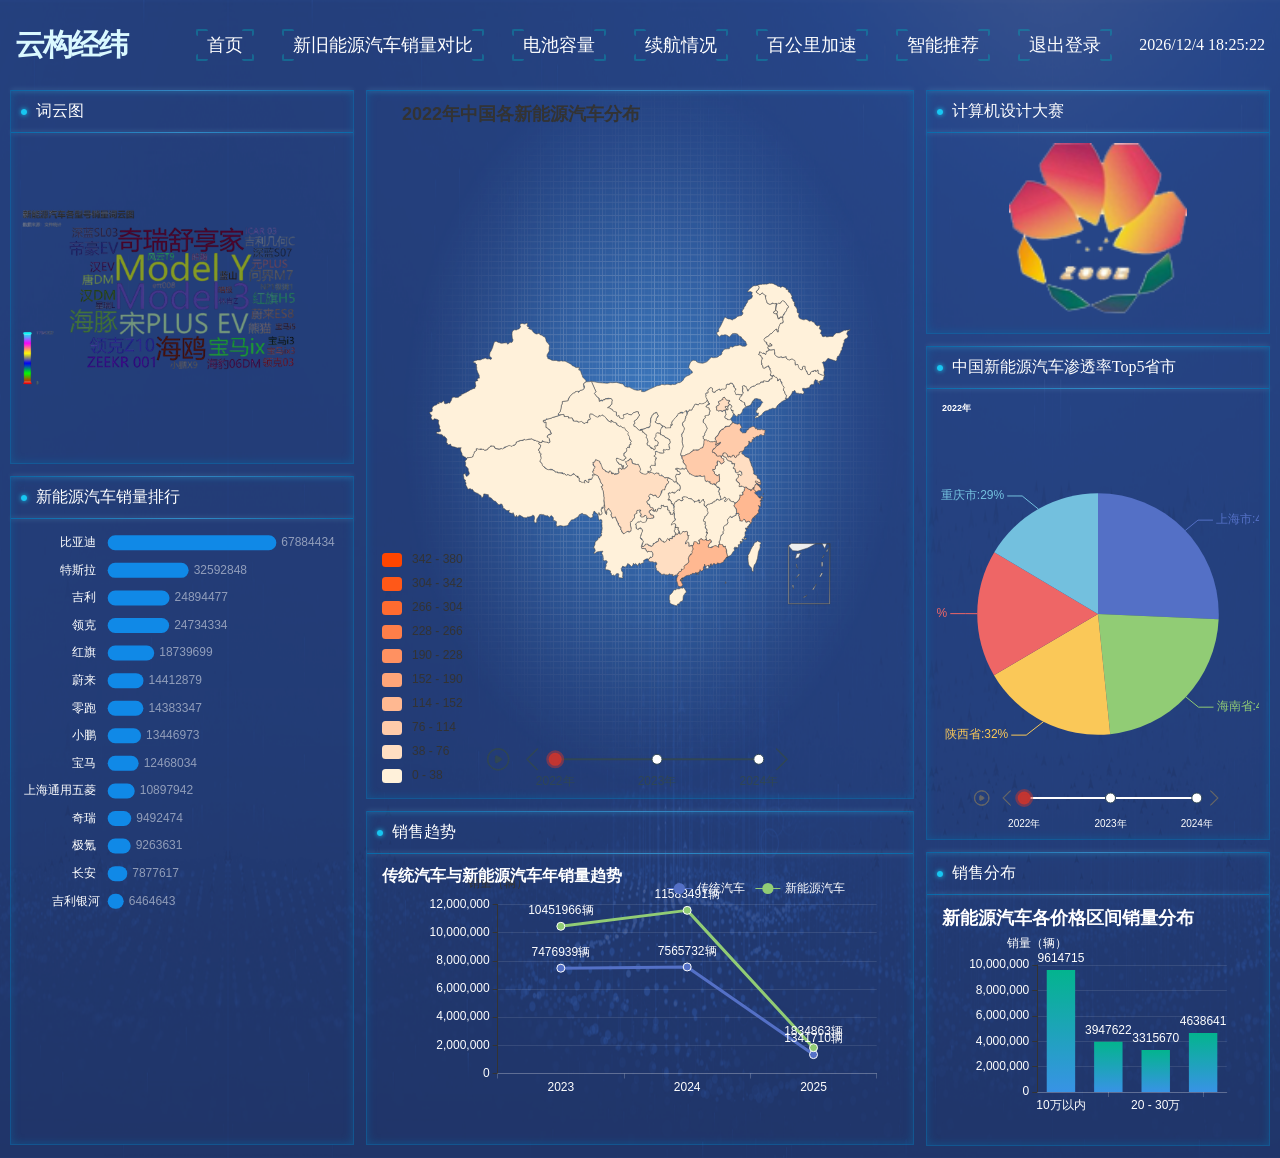
<file: index.html>
﻿<!doctype html>
<html>
<head>
    <meta charset="utf-8">
    <title>index</title>
    <script type="text/javascript" src="js/jquery.js"></script>
    <script type="text/javascript" src="js/echarts.min.js"></script>
    <script type="text/javascript" src="js/china.js"></script>
    <script type="text/javascript" src="js/map_year.js"></script>
    <script type="text/javascript" src="js/js.js"></script>

    <link rel="stylesheet" href="css/style.css">
</head>
<body>
<div class="head clearfix">
    <h1 class="pulll_left">云构经纬</h1>
    <div class="menu menu2 pulll_left">
        <ul>
            <li><a href="index.html">首页</a></li>
            <li><a href="sale_compare(1).html">新旧能源汽车销量对比</a></li>
            <li><a href="bar_battery.html">电池容量</a></li>
            <li><a href="bar_km.html">续航情况</a></li>
            <li><a href="bar_time.html">百公里加速</a></li>
            <li><a href="find.html">智能推荐</a></li>
            <li><a href="login.html">退出登录</a></li>
        </ul>
    </div>
    <div class="time" id="showTime">2018/6/12 17:00:12</div>

</div>
<div class="mainbox">

    <ul class="clearfix nav1">
        <li style="width: 28%">
            <div class="box">
                <div class="tit">词云图</div>
                <div class="boxnav" style="height: 330px;">
<!--                    <div class="yqlist">-->
<!--                        <ul class="clearfix">-->
<!--                            <li>-->
<!--                                <div class="yq" id="yq">137</div>-->
<!--                                <span>新能源款式</span></li>-->
<!--                            <li>-->
<!--                                <div class="yq">125</div>-->
<!--                                <span>传统能源款式</span></li>-->
<!--                            <li>-->
<!--                                <div class="yq">27</div>-->
<!--                                <span>新能源汽车厂家数量</span></li>-->
<!--                            <li>-->
<!--                                <div class="yq">2538890</div>-->
<!--                                <span>数据量</span></li>-->
<!--                        </ul>-->
<!--                    </div>-->
                    <img src="3.png" style="width: 100%; height: 100%; object-fit: contain;">
                </div>
            </div>
            <div class="box">
                <div class="tit">新能源汽车销量排行</div>
                <div class="boxnav" style="height: 625px;">
                    <div class="" style="height: 406px" id="echart2"></div>

                </div>
            </div>
        </li>
        <li style="width: 44%">

            <div class="box">
                <div class="boxnav mapc" style="height: 707px; position: relative">
                    <div class="map" id="map"></div>
                </div>
            </div>
            <div class="box">
                <div class="tit">销售趋势</div>
                <div class="boxnav" style="height: 290px;" id="echart3">


                </div>
            </div>
        </li>
        <li style="width: 28%">
            <div class="box">
                <div class="tit">计算机设计大赛</div>
                <div class="boxnav" id="echart4" style="height: 200px;">
                    <img id="echart4-img" src="logo.png" style="width: 100%; height: 100%; object-fit: contain;">
                </div>
            </div>
            <div class="box">
                <div class="tit">中国新能源汽车渗透率Top5省市</div>
                <div class="boxnav" style="height: 350px;" id="echart5">


                </div>
            </div>
            <div class="box">
                <div class="tit">销售分布</div>
                <div class="boxnav" style="height: 250px;" id="echart6">


                </div>
            </div>
        </li>
    </ul>


    <script>
        var t = null;
        t = setTimeout(time, 1000);//開始运行
        function time() {
            clearTimeout(t);//清除定时器
            dt = new Date();
            var y = dt.getFullYear();
            var mt = dt.getMonth() + 1;
            var day = dt.getDate();
            var h = dt.getHours();//获取时
            var m = dt.getMinutes();//获取分
            var s = dt.getSeconds();//获取秒
            document.getElementById("showTime").innerHTML = y + "/" + mt + "/" + day + " " + h + ":" + m + ":" + s + "";
            t = setTimeout(time, 1000); //设定定时器，循环运行
        }

    </script>
</div>
</body>
</html>
</file>
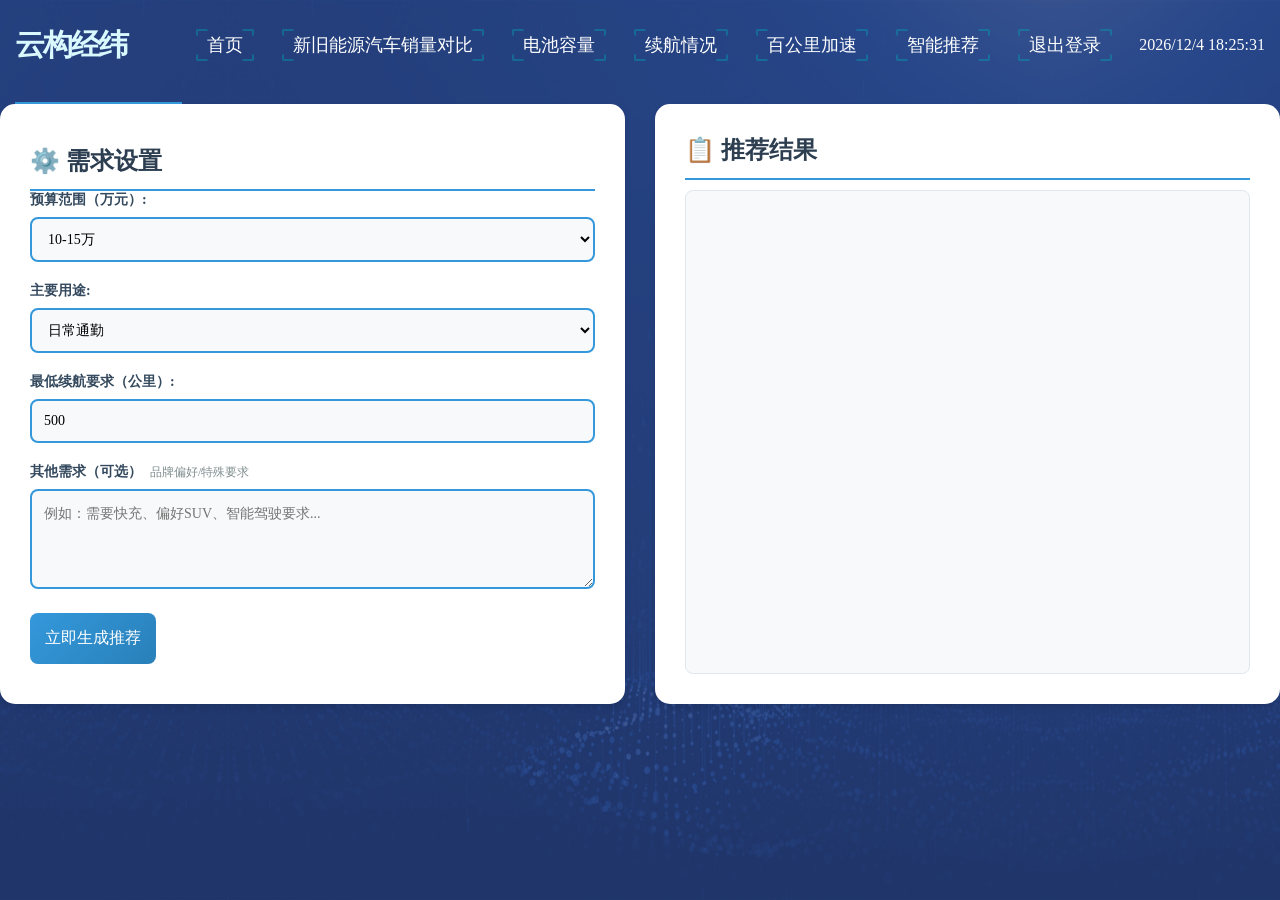
<file: find.html>
<!DOCTYPE html>
<html lang="zh-CN">
<head>
    <meta charset="UTF-8">
    <meta name="viewport" content="width=device-width, initial-scale=1.0">
    <title>新能源汽车智能推荐系统</title>
    <link rel="stylesheet" href="css/style.css">
    <style>
        :root {
            --container-height: 80vh;
        }


        .main-container {
            display: flex;
            gap: 30px;
            max-width: 100%;
            margin: 0 auto;
            min-height: var(--container-height);
        }

        .form-container, .result-container {
            flex: 1;
            background: white;
            padding: 30px;
            border-radius: 15px;
            box-shadow: 0 4px 6px rgba(0,0,0,0.1);
            display: flex;
            flex-direction: column;
            justify-content: space-around;
            height: var(--container-height);
        }

        .form-content {
            flex: 1;
            display: flex;
            flex-direction: column;
            justify-content: space-around;
        }

        h1 {
            color: #2c3e50;
            font-size: 24px;
            border-bottom: 2px solid #3498db;
            padding-bottom: 12px;
        }

        .form-group {
            margin-bottom: 20px;
        }

        label {
            display: block;
            margin-bottom: 8px;
            color: #34495e;
            font-weight: 600;
            font-size: 14px;
        }

        select, input, textarea {
            width: 100%;
            padding: 12px;
            border: 2px solid #3498db;
            border-radius: 8px;
            font-size: 14px;
            background: #f8f9fa;
            transition: border-color 0.3s;
        }

        textarea {
            resize: vertical;
            min-height: 100px;
            line-height: 1.6;
        }

        select:focus, input:focus, textarea:focus {
            border-color: #2980b9;
            outline: none;
        }

        button {
            background: linear-gradient(135deg, #3498db, #2980b9);
            color: white;
            padding: 15px;
            border: none;
            border-radius: 8px;
            cursor: pointer;
            font-size: 16px;
            transition: transform 0.2s;
            margin-top: auto;
        }

        button:hover {
            transform: translateY(-2px);
        }
        /* 品牌卡片样式 */
        .brand-card {
            background: white;
            border-radius: 12px;
            margin-bottom: 25px;
            box-shadow: 0 4px 12px rgba(0,0,0,0.08);
            border: 1px solid #e0e0e0;
        }

        .brand-header {
            padding: 20px;
            background: #f8f9fb;
            border-radius: 12px 12px 0 0;
        }

        .brand-title {
            font-size: 22px;
            color: #2c3e50;
            margin: 0;
            display: flex;
            align-items: center;
        }

        .brand-logo {
            width: 40px;
            height: 40px;
            background: #3498db;
            color: white;
            border-radius: 8px;
            display: flex;
            align-items: center;
            justify-content: center;
            margin-right: 15px;
            font-weight: bold;
        }

        .brand-reason {
            color: #7f8c8d;
            margin: 10px 0 0 55px;
            font-size: 14px;
        }

        .models-container {
            padding: 20px;
        }

        .model-item {
            margin-bottom: 15px;
            padding: 15px;
            background: #f8f9fa;
            border-radius: 8px;
            border-left: 4px solid #3498db;
        }

        .model-header {
            display: flex;
            justify-content: space-between;
            align-items: center;
            margin-bottom: 10px;
        }

        .model-name {
            font-size: 16px;
            color: #34495e;
            font-weight: 600;
        }

        .model-price {
            color: #e74c3c;
            font-size: 14px;
        }

        .model-range {
            color: #3498db;
            font-size: 13px;
            margin-bottom: 10px;
        }

        .model-advantages {
            list-style: none;
            padding: 0;
            margin: 0;
        }

        .model-advantages li {
            padding: 8px 0;
            display: flex;
            align-items: center;
            border-bottom: 1px solid #eee;
        }

        .model-advantages li:last-child {
            border-bottom: none;
        }

        .advantage-icon {
            color: #27ae60;
            margin-right: 10px;
            font-size: 18px;
        }
        .loading {
            display: none;
            text-align: center;
            padding: 15px;
            color: #3498db;
            font-size: 14px;
        }

        #result {
            flex: 1;
            font-size: 14px;
            line-height: 1.8;
            padding: 20px;
            background: #f8f9fa;
            border-radius: 8px;
            border: 1px solid #dfe6ec;
            overflow-y: auto;
            margin-top: 10px;
            color: #2c3e50;
        }
        /* 自定义滚动条样式 */
        #result::-webkit-scrollbar {
            width: 8px;
        }

        #result::-webkit-scrollbar-track {
            background: #f1f1f1;
            border-radius: 4px;
        }

        #result::-webkit-scrollbar-thumb {
            background: #3498db;
            border-radius: 4px;
        }

        #result::-webkit-scrollbar-thumb:hover {
            background: #2980b9;
        }
        .optional-tag {
            color: #7f8c8d;
            font-size: 12px;
            margin-left: 8px;
            font-weight: normal;
        }
        .form-container, .result-container {
            height: 600px;
            overflow: auto;
        }
        @media (max-width: 768px) {
            .main-container {
                flex-direction: column;
                min-height: auto;
            }

            .form-container, .result-container {
                height: auto;
                min-height: 400px;
            }
        }
        .form-content{
            display: flex;
            flex-direction: column;
            justify-content: space-around;
        }


    </style>
</head>
<body>
<div class="head clearfix">
    <h1 class="pulll_left">云构经纬</h1>
    <div class="menu menu2 pulll_left">
        <ul>
            <li><a href="index.html">首页</a></li>
            <li><a href="sale_compare(1).html">新旧能源汽车销量对比</a></li>
            <li><a href="bar_battery.html">电池容量</a></li>
            <li><a href="bar_km.html">续航情况</a></li>
            <li><a href="bar_time.html">百公里加速</a></li>
            <li><a href="find.html">智能推荐</a></li>
            <li><a href="login.html">退出登录</a></li>
        </ul>
    </div>
    <div class="time" id="showTime">2018/6/12 17:00:12</div>

</div>
<div class="main-container">
    <!-- 左侧表单 -->
    <div class="form-container">
        <div class="form-content">
            <div>
                <h1>⚙️ 需求设置</h1>

                <div class="form-group">
                    <label>预算范围（万元）:</label>
                    <select id="budget">
                        <option value="10-15">10-15万</option>
                        <option value="15-20">15-20万</option>
                        <option value="20-30">20-30万</option>
                        <option value="30+">30万以上</option>
                    </select>
                </div>

                <div class="form-group">
                    <label>主要用途:</label>
                    <select id="usage">
                        <option value="日常通勤">日常通勤</option>
                        <option value="家庭用车">家庭用车</option>
                        <option value="商务需求">商务需求</option>
                        <option value="长途旅行">长途旅行</option>
                    </select>
                </div>

                <div class="form-group">
                    <label>最低续航要求（公里）:</label>
                    <input type="number" id="range" value="500" min="300" step="50">
                </div>

                <div class="form-group">
                    <label>其他需求（可选）<span class="optional-tag">品牌偏好/特殊要求</span></label>
                    <textarea
                            id="other-requirements"
                            placeholder="例如：需要快充、偏好SUV、智能驾驶要求..."
                            rows="3"></textarea>
                </div>
                <div>
                    <button onclick="getRecommendation()">立即生成推荐</button>
                    <div class="loading" id="loading">🔍 智能分析中，请稍候...</div>
                </div>
            </div>


        </div>
    </div>

    <!-- 右侧结果 -->
    <div class="result-container">
        <h1>📋 推荐结果</h1>
        <div id="result"></div>
    </div>
</div>

<script>
    const API_KEY = 'sk-8e48aff2a2c74504b6cbf412e469cb6d';
    const API_URL = 'https://api.deepseek.com/v1/chat/completions';

    async function getRecommendation() {
        const loadingElement = document.getElementById('loading');
        const resultElement = document.getElementById('result');

        // 输入验证
        const rangeValue = parseInt(document.getElementById('range').value);
        if (rangeValue < 300) {
            alert('续航要求不能低于300公里');
            return;
        }

        const otherRequirements = document.getElementById('other-requirements').value.trim();
        if (otherRequirements.length > 200) {
            alert('其他需求请控制在200字以内');
            return;
        }

        loadingElement.style.display = 'block';
        resultElement.innerHTML = '';

        try {
            // 严格格式提示词
            const prompt = `请严格按以下格式推荐3个新能源汽车品牌：
                ==品牌开始==
                品牌名称：【此处填写品牌全称】
                推荐理由：50字内说明推荐理由
                代表车型：
                1. 车型：【车型名称】
                   - 价格：【价格区间】
                   - 续航：【续航数据+测试标准】
                   - 优势：✅【核心优势1】 ✅【核心优势2】 ✅【核心优势3】
                2. 车型：【车型名称】
                   - 价格：【价格区间】
                   - 续航：【续航数据+测试标准】
                   - 优势：✅【核心优势1】 ✅【核心优势2】 ✅【核心优势3】
                ==品牌结束==

                推荐要求：
                ● 预算范围：${document.getElementById('budget').value}
                ● 主要用途：${document.getElementById('usage').value}
                ● 最低续航：≥${rangeValue}公里
                ${otherRequirements ? `● 特殊要求：${otherRequirements}` : ''}

                注意：
                1. 不要使用markdown格式
                2. 确保品牌名称在【】内
                3. 每个品牌推荐1-2款车型`;

            // 调用API
            const response = await fetch(API_URL, {
                method: 'POST',
                headers: {
                    'Content-Type': 'application/json',
                    'Authorization': `Bearer ${API_KEY}`
                },
                body: JSON.stringify({
                    model: "deepseek-chat",
                    messages: [{ role: "user", content: prompt }],
                    temperature: 0.7
                })
            });

            if (!response.ok) throw new Error(`请求失败：${response.status}`);

            const data = await response.json();
            showResult(data.choices[0].message.content);

        } catch (error) {
            showResult(`⚠️ 错误：${error.message}`);
        } finally {
            loadingElement.style.display = 'none';
        }
    }

    function showResult(text) {
        const resultElement = document.getElementById('result');
        resultElement.innerHTML = '';

        // 分割品牌块
        const brandBlocks = text.split(/==品牌开始==/g).slice(1);

        brandBlocks.forEach(block => {
            const brandCard = document.createElement('div');
            brandCard.className = 'brand-card';

            // 提取品牌信息
            const brandName = block.match(/品牌名称：【(.+?)】/)?.[1] || '知名品牌';
            const reason = block.match(/推荐理由：(.+?)(?=\n|$)/)?.[1] || '综合表现优秀，符合您的需求';
            const models = block.match(/\d+\. 车型：【(.+?)】/g) || [];

            brandCard.innerHTML = `
                    <div class="brand-header">
                        <div class="brand-title">
                            <div class="brand-logo">${brandName.charAt(0)}</div>
                            ${brandName}
                        </div>
                        <div class="brand-reason">${reason}</div>
                    </div>
                    <div class="models-container">
                        ${models.map(model => {
                const modelName = model.match(/【(.+?)】/)[1];
                const price = block.match(/价格：【(.+?)】/)?.[1];
                const range = block.match(/续航：【(.+?)】/)?.[1];
                const advantages = block.match(/✅.+?(?=\n|$)/g) || [];

                return `
                            <div class="model-item">
                                <div class="model-header">
                                    <span class="model-name">${modelName}</span>
                                    ${price ? `<span class="model-price">${price}</span>` : ''}
                                </div>
                                ${range ? `<div class="model-range">🔋 ${range}</div>` : ''}
                                <ul class="model-advantages">
                                    ${advantages.map(adv => `
                                        <li>
                                            <span class="advantage-icon">✅</span>
                                            ${adv.replace('✅','').trim()}
                                        </li>
                                    `).join('')}
                                </ul>
                            </div>`;
            }).join('')}
                    </div>
                `;

            resultElement.appendChild(brandCard);
        });

        // 降级处理
        if (resultElement.children.length === 0) {
            const pre = document.createElement('pre');
            pre.style.whiteSpace = 'pre-wrap';
            pre.textContent = text;
            resultElement.appendChild(pre);
        }

        resultElement.scrollTop = 0;
    }
</script>
<script>
    var t = null;
    t = setTimeout(time, 1000);//開始运行
    function time() {
        clearTimeout(t);//清除定时器
        dt = new Date();
        var y = dt.getFullYear();
        var mt = dt.getMonth() + 1;
        var day = dt.getDate();
        var h = dt.getHours();//获取时
        var m = dt.getMinutes();//获取分
        var s = dt.getSeconds();//获取秒
        document.getElementById("showTime").innerHTML = y + "/" + mt + "/" + day + " " + h + ":" + m + ":" + s + "";
        t = setTimeout(time, 1000); //设定定时器，循环运行
    }

</script>
</body>
</html>
</file>
<file: css/style.css>
@charset "utf-8";
/* CSS Document */
* {
    -webkit-box-sizing: border-box;
    -moz-box-sizing: border-box;
    box-sizing: border-box
}

*, body {
    padding: 0px;
    margin: 0px;
    font-family: "微软雅黑";
}

body {
    color: #fff;
    font-size: 16px;
    background: #033c76 url(../images/bg.png) no-repeat;
    background-size: 100% 100%;
}

@font-face {
    font-family: electronicFont;
    src: url(../font/DS-DIGIT.TTF)
}

html, body {
    min-height: 100%;
}

li {
    list-style-type: none;
}

table {
}

i {
    margin: 0px;
    padding: 0px;
    text-indent: 0px;
}

img {
    border: none;
    max-width: 100%;
}

a {
    text-decoration: none;
    color: #fff;
}

a.active, a:focus {
    outline: none !important;
    text-decoration: none;
}

ol, ul, p, h1, h2, h3, h4, h5, h6 {
    padding: 0;
    margin: 0
}

a:hover {
    color: #06c;
    text-decoration: none !important
}

.clearfix:after, .clearfix:before {
    display: table;
    content: " "
}

.clearfix:after {
    clear: both
}

.pulll_left {
    float: left;

}

.pulll_right {
    float: right;
}

i {
    font-style: normal;
}

.text-w {
    color: #ffe400
}

.text-d {
    color: #ff6316
}

.text-s {
    color: #14e144
}

.text-b {
    color: #07e5ff
}

.head {
    position: relative;
    margin: 0 15px;
    padding-right: 60px;
}

.head h1 {
    font-size: 30px;
    letter-spacing: -2px;
    text-align: center;
    line-height: 90px;
    padding-right: 55px;
    color: #daf9ff;
}

.head .menu {
}

.head .menu ul {
    font-size: 0;
}

.head .menu li {
    display: inline-block;
    position: relative;
    margin: 30px 15px;
}

.head .menu li a {
    display: block;
    font-size: 18px;
    color: #fff;
    line-height: 30px;
    padding: 0 10px;
}

.head .time {
    position: absolute;
    right: 0;
    line-height: 90px;
    top: 0;
}

.menu li:before,
.menu li:after {
    position: absolute;
    width: 10px;
    height: 5px;
    opacity: .4;
    content: "";
    border-top: 2px solid #02a6b5;
    top: -1px;
    border-radius: 2px;
}

.menu li:before, .menu li a:before {
    border-left: 2px solid #02a6b5;
    left: -1px;
}

.menu li:after, .menu li a:after {
    border-right: 2px solid #02a6b5;
    right: -1px;
}

.menu li a {
    position: relative;
}

.menu li a:before,
.menu li a:after {
    position: absolute;
    width: 10px;
    height: 5px;
    opacity: .4;
    content: "";
    border-bottom: 2px solid #02a6b5;
    bottom: -1px;
    border-radius: 2px;
}

.head .menu li a:hover {
    color: #f4e925;
}

.menu li a:hover:before,
.menu li a:hover:after,
.menu li:hover:before,
.menu li:hover:after {
    border-color: #f4e925;
    opacity: 1;
}

.mainbox {
    padding: 0px 10px;
}

.nav1 {
    margin-left: -6px;
    margin-right: -6px;
}

.nav1 > li {
    padding: 0 6px;
    float: left;
}

.box {
    border: 1px solid rgba(7, 118, 181, .5);
    box-shadow: inset 0 0 10px rgba(7, 118, 181, .4);
    margin-bottom: 12px;
    position: relative;
}

.tit {
    padding: 10px 10px 10px 25px;
    border-bottom: 1px solid rgba(7, 118, 181, .7);
    font-size: 16px;
    font-weight: 500;
    position: relative;
}

.tit:before, .tit01:before {
    position: absolute;
    content: "";
    width: 6px;
    height: 6px;
    background: rgba(22, 214, 255, .9);
    box-shadow: 0 0 5px rgba(22, 214, 255, .9);
    border-radius: 10px;
    left: 10px;
    top: 18px;
}

.tit:after, .box:before {
    width: 100%;
    height: 1px;
    content: "";
    position: absolute;
    left: 0;
    bottom: -1px;
    background: linear-gradient(to right, #076ead, #4ba6e0, #076ead);
    box-shadow: 0 0 5px rgba(131, 189, 227, 1);
    opacity: .6
}

.box:before {
    top: -1px;
}

.boxnav {
    padding: 10px;
}

.tit01 {
    font-size: 16px;
    font-weight: 500;
    position: relative;
    padding-left: 15px;
}

.tit01:before {
    left: 3px;
    top: 8px;
}

.mapc {
    background: url(../images/bg3.png) no-repeat center center;
    background-size: 100% 100%
}

.map {
    position: relative;
    height: 100%;
}

.map img {
}

.mapnav {
    position: absolute;
    z-index: 10;
}


.yqlist li {
    float: left;
    width: 50%;
    padding: 10px 0;
    text-align: center;
}

.yq {
    width: 100px;
    height: 100px;
    margin: 0 auto 5px auto;
    position: relative;
    display: flex;
    justify-content: center;
    align-items: center;
    font-size: 30px;
    font-family: electronicFont;
    color: #fff32b;
}

.yqlist li span {
    opacity: .6;
    font-size: 14px;
}

.yq:before {
    position: absolute;
    width: 100%;
    height: 100%;
    content: "";
    background: url(../images/img1.png) center center;
    border-radius: 100px;
    background-size: 100% 100%;
    opacity: .3;
    left: 0;
    top: 0;
    animation: myfirst2 15s infinite linear;
}

.yq:after {
    position: absolute;
    width: 86%;
    background: url(../images/img2.png) center center;
    border-radius: 100px;
    background-size: 100% 100%;
    opacity: .3;
    height: 86%;
    content: "";
    left: 7%;
    top: 7%;
    animation: myfirst 15s infinite linear;
}


@keyframes myfirst {
    to {
        transform: rotate(-360deg)
    }
}

@keyframes myfirst2 {
    to {
        transform: rotate(360deg)
    }
}

/* 针对右侧中间盒子 */
#echart5 {
    height: 450px !important; /* 使用!important覆盖行内样式 */
}
</file>
